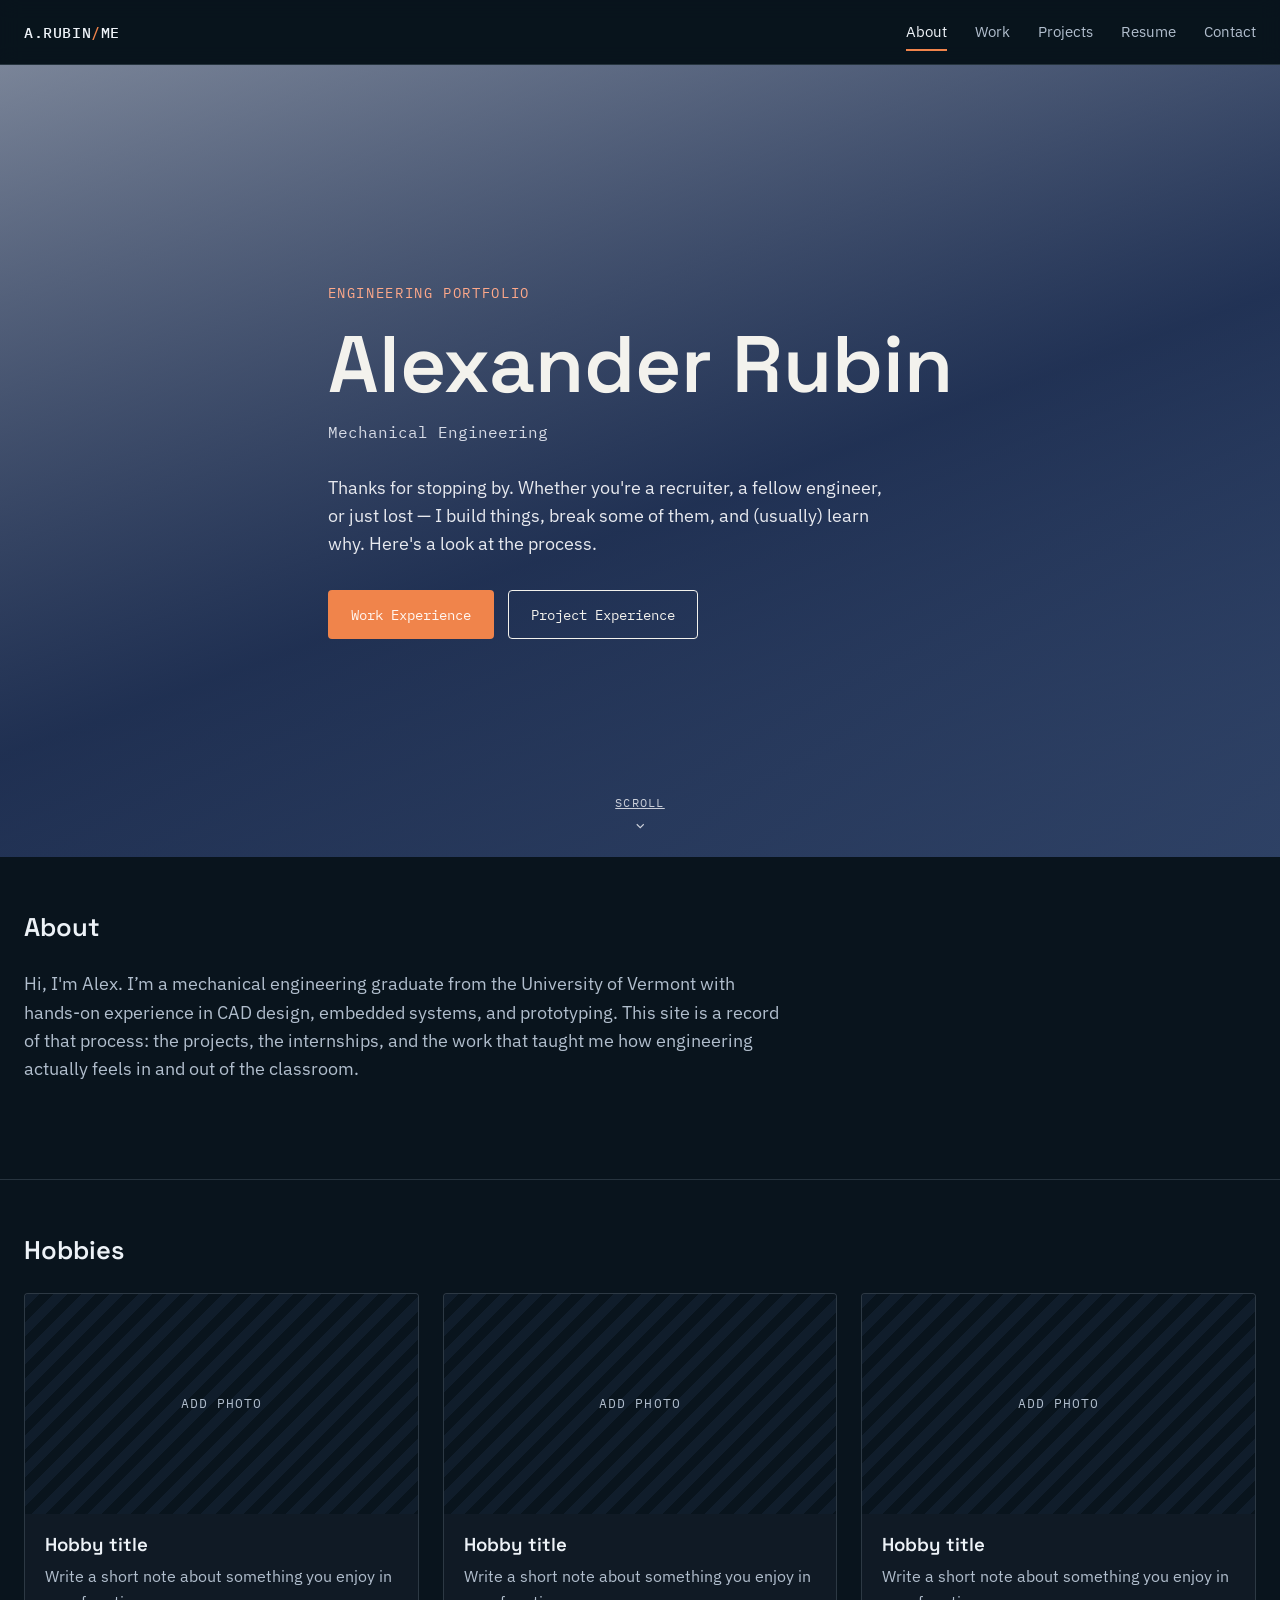
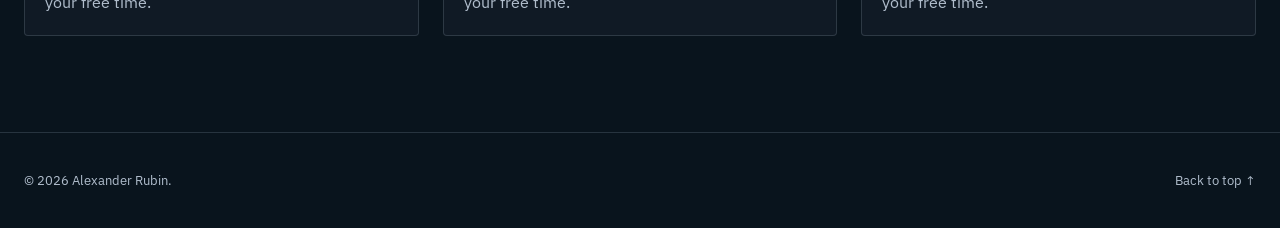
<file: index.html>
<!DOCTYPE html>
<html lang="en">
<head>
  <meta charset="UTF-8" />
  <meta name="viewport" content="width=device-width, initial-scale=1.0" />
  <title>Alexander Rubin — Mechanical Engineer</title>
  <meta name="description" content="Portfolio of Alexander Rubin, Mechanical Engineer." />
  <link rel="preconnect" href="https://fonts.googleapis.com">
  <link rel="preconnect" href="https://fonts.gstatic.com" crossorigin>
  <link href="https://fonts.googleapis.com/css2?family=Space+Grotesk:wght@500;600;700&family=IBM+Plex+Sans:wght@400;500;600&family=IBM+Plex+Mono:wght@400;500&display=swap" rel="stylesheet">
  <link rel="stylesheet" href="styles.css" />
</head>
<body data-page="about">

  <header class="site-header">
    <div class="wrap header-inner">
      <a href="index.html" class="logo">A.RUBIN<span class="logo-dot">/</span>ME</a>
      <nav class="nav" id="nav">
        <a href="index.html" class="active">About</a>
        <a href="work.html">Work</a>
        <a href="projects.html">Projects</a>
        <a href="resume.html">Resume</a>
        <a href="contact.html">Contact</a>
      </nav>
      <button class="nav-toggle" id="navToggle" aria-label="Toggle menu" aria-expanded="false">
        <span></span><span></span><span></span>
      </button>
    </div>
  </header>

  <main>

    <!-- ================= VIDEO HERO ================= -->
    <!--
      EDIT: drop your own clip in as assets/hero-video.mp4 (a CAD spin, a machine
      running, a print timelapse — anything ~10-20s that loops cleanly).
      Until that file exists, the gradient background below shows instead —
      nothing breaks either way.
    -->
    <section class="hero-video-section">
      <div class="hero-video-bg" aria-hidden="true"></div>
      <div class="hero-video-overlay"></div>
      <div class="wrap hero-video-content">
        <p class="hero-eyebrow">ENGINEERING PORTFOLIO</p>
        <!-- EDIT: your name -->
        <h1>Alexander Rubin</h1>
        <p class="hero-subtitle">Mechanical Engineering</p>
        <!-- EDIT: your one-line pitch -->
        <p class="hero-tagline">
          Thanks for stopping by. Whether you're a recruiter, a fellow engineer,
          or just lost — I build things, break some of them, and (usually) learn
          why. Here's a look at the process.
        </p>
        <div class="hero-actions">
          <a href="work.html" class="btn btn-primary">Work Experience</a>
          <a href="projects.html" class="btn btn-outline">Project Experience</a>
        </div>
      </div>
      <a href="#about" class="scroll-cue">
        SCROLL
        <svg viewBox="0 0 24 24" fill="none" stroke="currentColor" stroke-width="2"><path d="M6 9l6 6 6-6"/></svg>
      </a>
    </section>

    <!-- ================= ABOUT ================= -->
    <section class="section wrap" id="about">
      <h2 class="section-title">About</h2>
      <!-- EDIT: your bio — keep it casual, this is the personality section -->
      <p class="about-intro">
        Hi, I'm Alex. I’m a mechanical engineering graduate from the University of
        Vermont with hands-on experience in CAD design, embedded systems, and
        prototyping. This site is a record of that process: the projects,
        the internships, and the work that taught me how engineering actually feels 
        in and out of the classroom.
      </p>
    </section>

    <section class="section wrap hobbies-section" id="hobbies">
      <h2 class="section-title">Hobbies</h2>
      <div class="hobbies-grid">
        <article class="hobby-card">
          <div class="hobby-photo" role="img" aria-label="Photo placeholder for a hobby">Add photo</div>
          <div class="hobby-card-content">
            <h3>Hobby title</h3>
            <p>Write a short note about something you enjoy in your free time.</p>
          </div>
        </article>
        <article class="hobby-card">
          <div class="hobby-photo" role="img" aria-label="Photo placeholder for a hobby">Add photo</div>
          <div class="hobby-card-content">
            <h3>Hobby title</h3>
            <p>Write a short note about something you enjoy in your free time.</p>
          </div>
        </article>
        <article class="hobby-card">
          <div class="hobby-photo" role="img" aria-label="Photo placeholder for a hobby">Add photo</div>
          <div class="hobby-card-content">
            <h3>Hobby title</h3>
            <p>Write a short note about something you enjoy in your free time.</p>
          </div>
        </article>
      </div>
    </section>

  </main>

  <footer class="site-footer">
    <div class="wrap footer-inner">
      <p>© <span id="year"></span> Alexander Rubin.</p>
      <a href="#top" class="back-to-top">Back to top ↑</a>
    </div>
  </footer>

  <script src="script.js"></script>
</body>
</html>
</file>
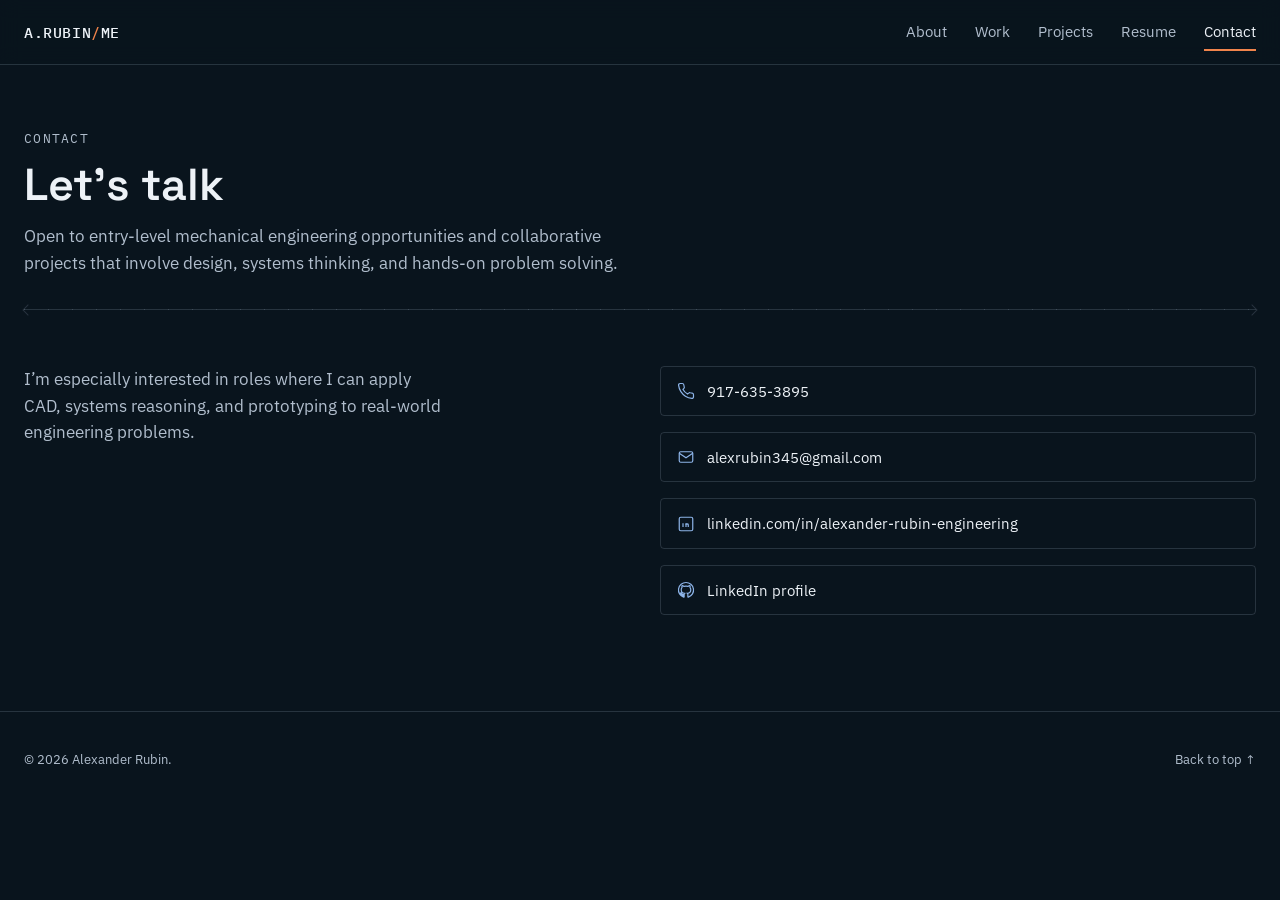
<file: contact.html>
<!DOCTYPE html>
<html lang="en">
<head>
  <meta charset="UTF-8" />
  <meta name="viewport" content="width=device-width, initial-scale=1.0" />
  <title>Contact — Alexander Rubin</title>
  <link rel="preconnect" href="https://fonts.googleapis.com">
  <link rel="preconnect" href="https://fonts.gstatic.com" crossorigin>
  <link href="https://fonts.googleapis.com/css2?family=Space+Grotesk:wght@500;600;700&family=IBM+Plex+Sans:wght@400;500;600&family=IBM+Plex+Mono:wght@400;500&display=swap" rel="stylesheet">
  <link rel="stylesheet" href="styles.css" />
</head>
<body data-page="contact">

  <header class="site-header">
    <div class="wrap header-inner">
      <a href="index.html" class="logo">A.RUBIN<span class="logo-dot">/</span>ME</a>
      <nav class="nav" id="nav">
        <a href="index.html">About</a>
        <a href="work.html">Work</a>
        <a href="projects.html">Projects</a>
        <a href="resume.html">Resume</a>
        <a href="contact.html" class="active">Contact</a>
      </nav>
      <button class="nav-toggle" id="navToggle" aria-label="Toggle menu" aria-expanded="false">
        <span></span><span></span><span></span>
      </button>
    </div>
  </header>

  <main>
    <div class="page-header wrap">
      <p class="page-eyebrow">CONTACT</p>
      <h1>Let's talk</h1>
      <p class="lead">Open to entry-level mechanical engineering opportunities and collaborative projects that involve design, systems thinking, and hands-on problem solving.</p>
    </div>

    <div class="dim-divider" aria-hidden="true"><span></span></div>

    <section class="section wrap">
      <div class="contact-grid">
        <p class="contact-lead">
          I’m especially interested in roles where I can apply CAD, systems reasoning,
          and prototyping to real-world engineering problems.
        </p>
        <div class="contact-links">
          <a href="tel:9176353895" class="contact-link">
            <svg viewBox="0 0 24 24" fill="none" stroke="currentColor" stroke-width="1.6"><path d="M22 16.92v3a2 2 0 01-2.18 2 19.86 19.86 0 01-8.63-3.07 19.5 19.5 0 01-6-6A19.86 19.86 0 012.08 4.18 2 2 0 014.06 2h3a2 2 0 012 1.72c.12.9.33 1.78.61 2.63a2 2 0 01-.45 2.11L8 9.91a16 16 0 006.09 6.09l1.45-1.22a2 2 0 012.11-.45c.85.28 1.73.49 2.63.61A2 2 0 0122 16.92z"/></svg>
            917-635-3895
          </a>
          <a href="mailto:alexrubin345@gmail.com" class="contact-link">
            <svg viewBox="0 0 24 24" fill="none" stroke="currentColor" stroke-width="1.6"><rect x="3" y="5" width="18" height="14" rx="2"/><path d="M3 7l9 6 9-6"/></svg>
            alexrubin345@gmail.com
          </a>
          <a href="https://www.linkedin.com/in/alexander-rubin-engineering" class="contact-link" target="_blank" rel="noopener">
            <svg viewBox="0 0 24 24" fill="none" stroke="currentColor" stroke-width="1.6"><rect x="3" y="3" width="18" height="18" rx="2"/><line x1="8" y1="11" x2="8" y2="16"/><line x1="8" y1="8" x2="8" y2="8"/><line x1="12" y1="16" x2="12" y2="11"/><path d="M12 13c0-1.5 3-1.5 3 0v3"/></svg>
            linkedin.com/in/alexander-rubin-engineering
          </a>
          <a href="https://www.linkedin.com/in/alexander-rubin-engineering" class="contact-link" target="_blank" rel="noopener">
            <svg viewBox="0 0 24 24" fill="none" stroke="currentColor" stroke-width="1.6"><path d="M12 2a10 10 0 00-3.16 19.5c.5.1.68-.22.68-.48v-1.7c-2.78.6-3.37-1.34-3.37-1.34-.46-1.16-1.11-1.47-1.11-1.47-.9-.62.07-.6.07-.6 1 .07 1.53 1.03 1.53 1.03.9 1.52 2.34 1.08 2.91.83.09-.65.35-1.08.63-1.33-2.22-.25-4.56-1.11-4.56-4.93 0-1.09.39-1.98 1.03-2.68-.1-.25-.45-1.27.1-2.65 0 0 .84-.27 2.75 1.02a9.6 9.6 0 015 0c1.91-1.29 2.75-1.02 2.75-1.02.55 1.38.2 2.4.1 2.65.64.7 1.03 1.59 1.03 2.68 0 3.83-2.34 4.68-4.57 4.92.36.31.68.92.68 1.85v2.74c0 .27.18.58.69.48A10 10 0 0012 2z"/></svg>
            LinkedIn profile
          </a>
        </div>
      </div>
    </section>
  </main>

  <footer class="site-footer">
    <div class="wrap footer-inner">
      <p>© <span id="year"></span> Alexander Rubin.</p>
      <a href="#top" class="back-to-top">Back to top ↑</a>
    </div>
  </footer>

  <script src="script.js"></script>
</body>
</html>
</file>
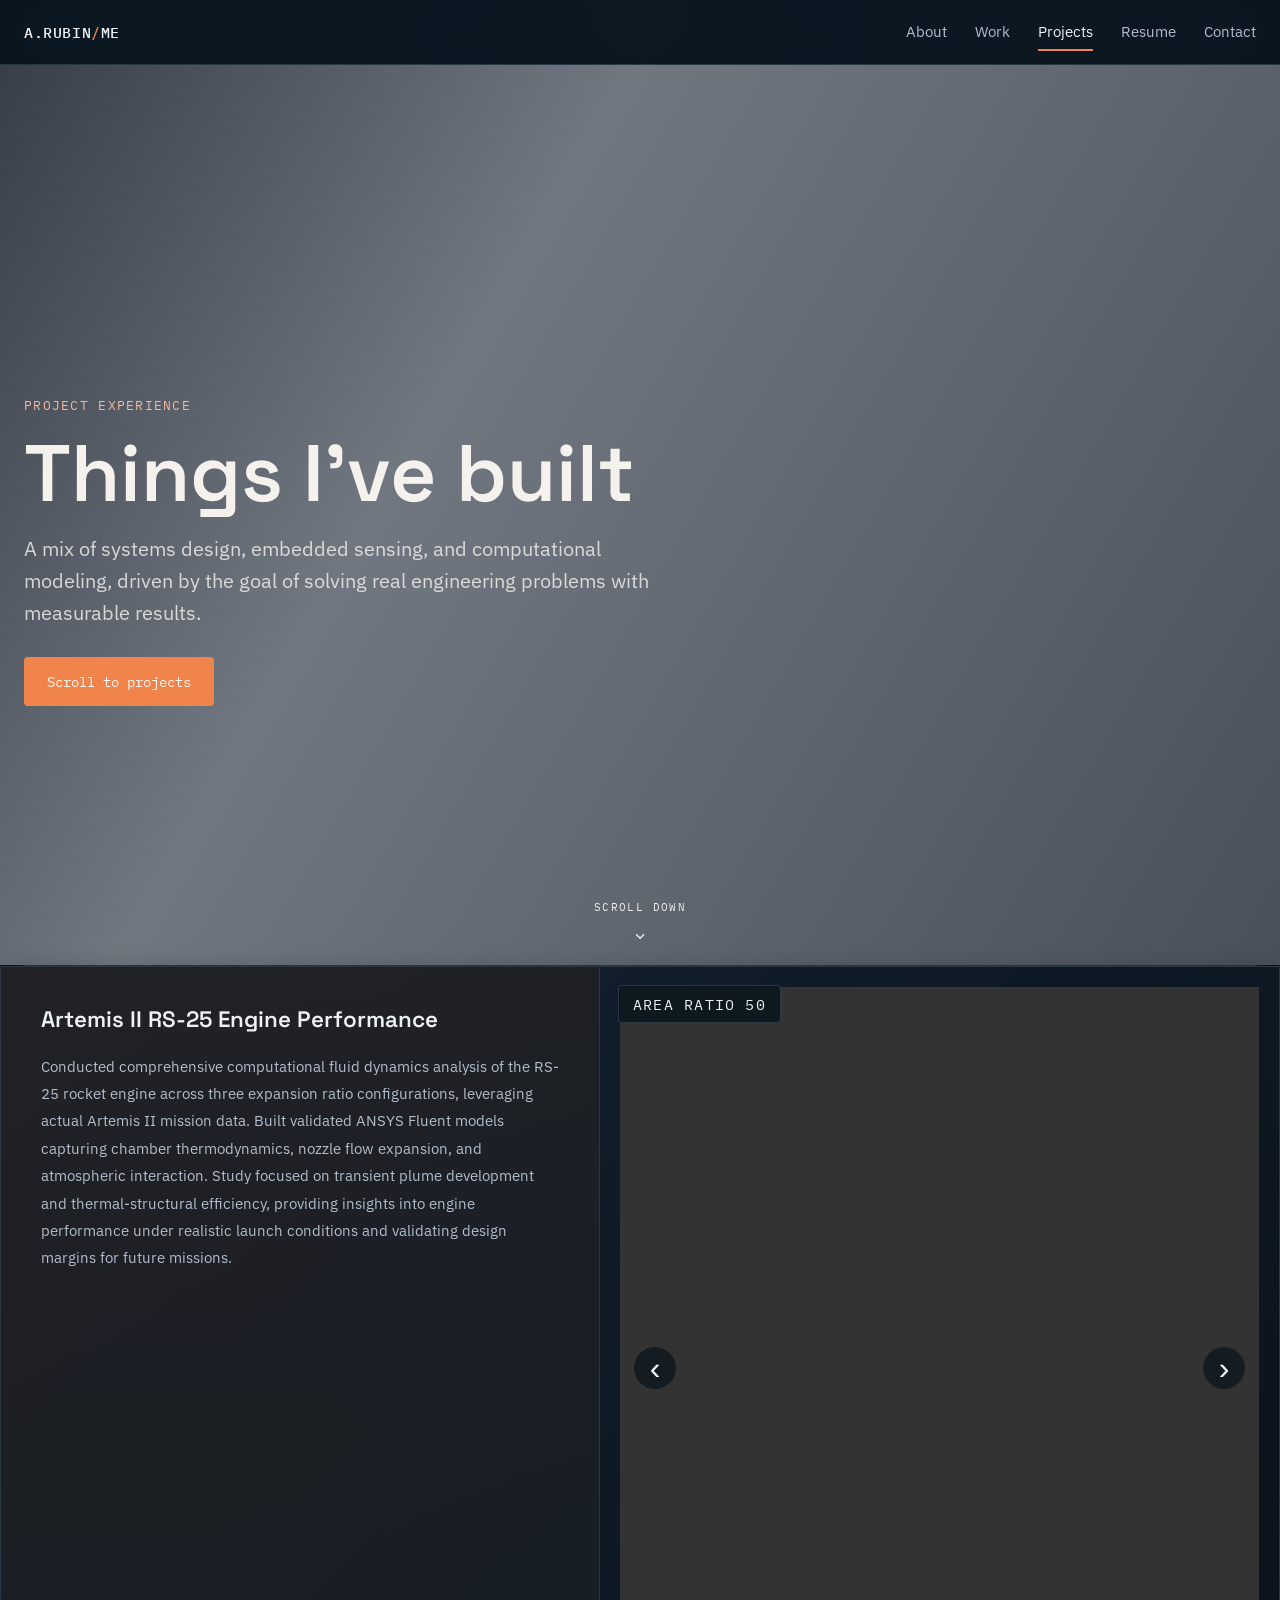
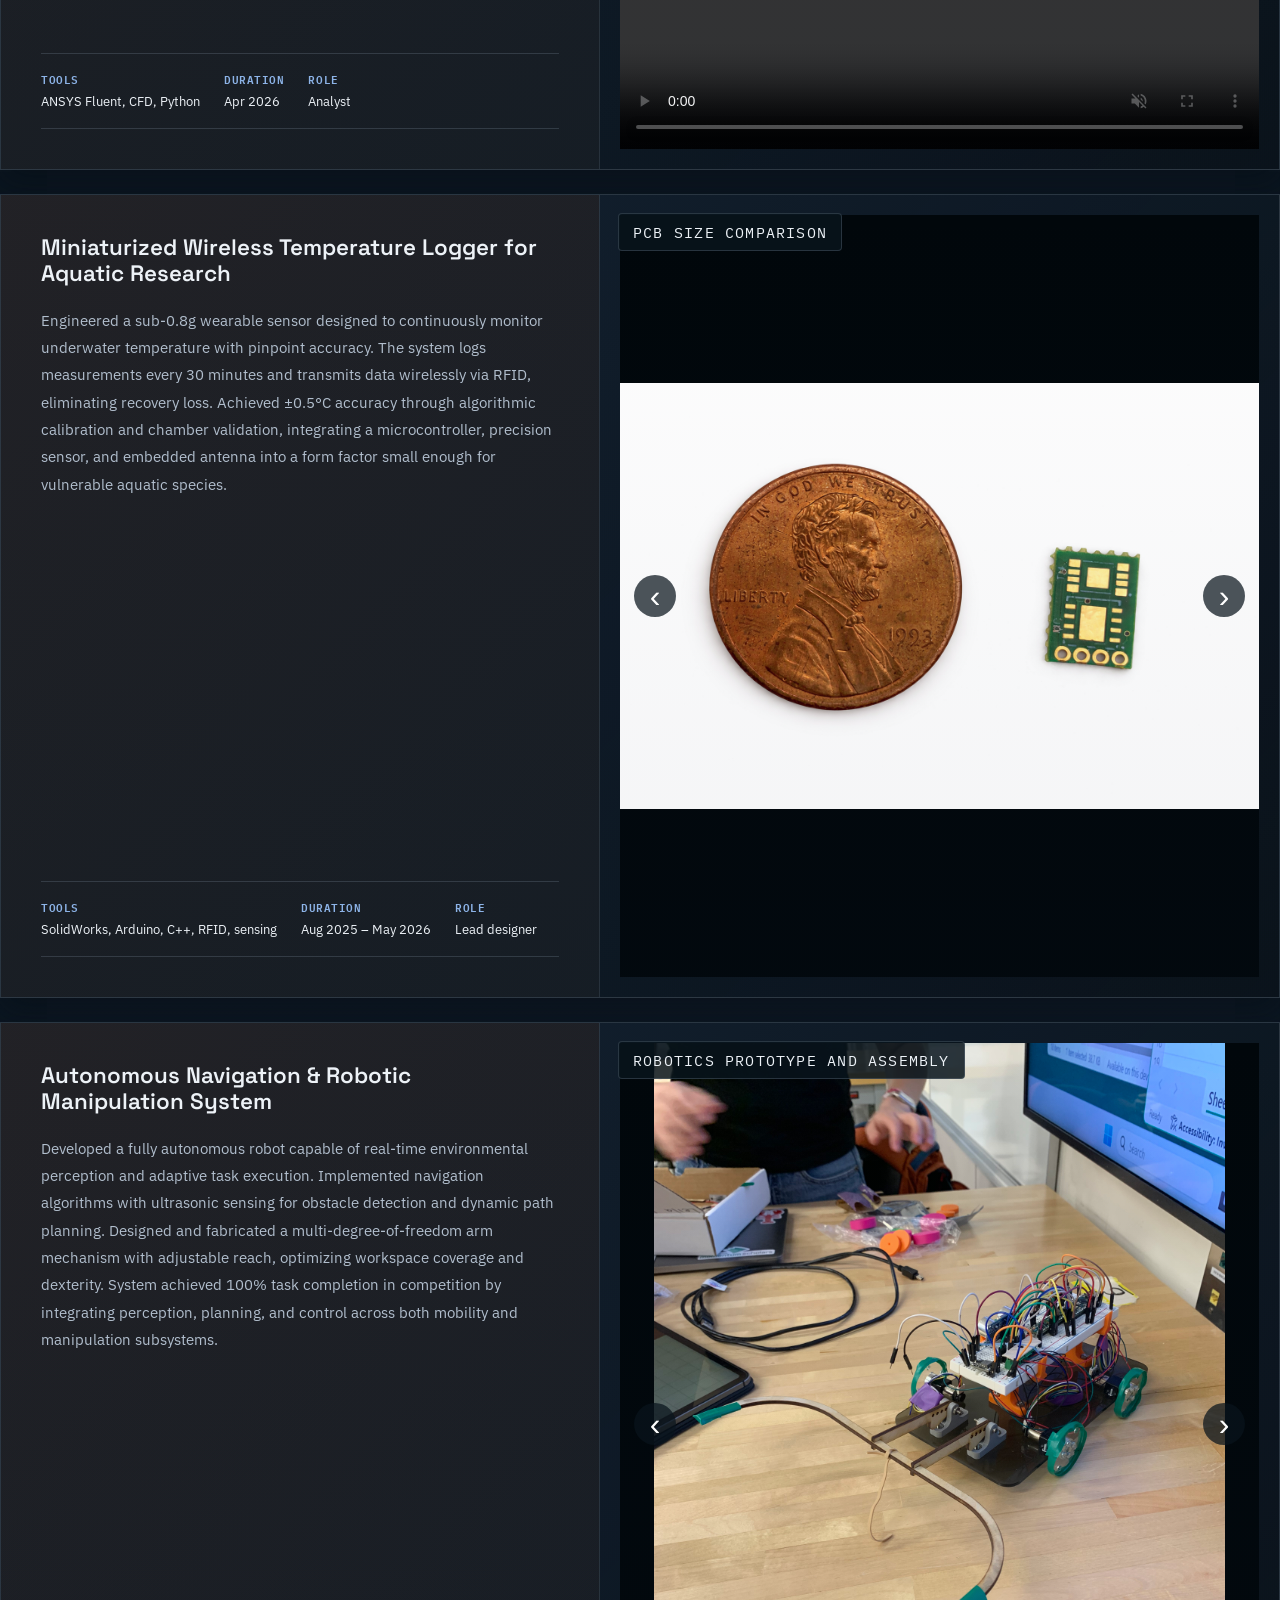
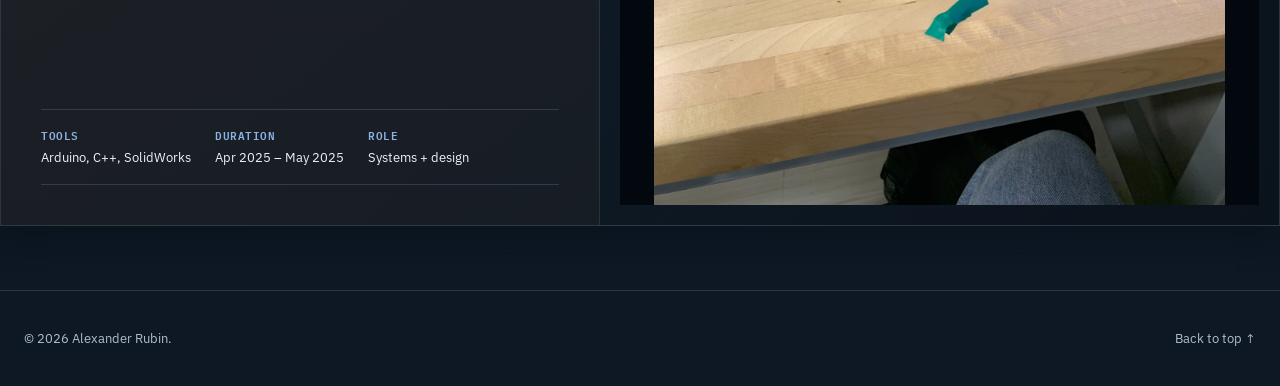
<file: projects.html>
<!DOCTYPE html>
<html lang="en">
<head>
  <meta charset="UTF-8" />
  <meta name="viewport" content="width=device-width, initial-scale=1.0" />
  <title>Projects — Alexander Rubin</title>
  <link rel="preconnect" href="https://fonts.googleapis.com">
  <link rel="preconnect" href="https://fonts.gstatic.com" crossorigin>
  <link href="https://fonts.googleapis.com/css2?family=Space+Grotesk:wght@500;600;700&family=IBM+Plex+Sans:wght@400;500;600&family=IBM+Plex+Mono:wght@400;500&display=swap" rel="stylesheet">
  <link rel="stylesheet" href="styles.css" />
</head>
<body data-page="projects">

  <header class="site-header">
    <div class="wrap header-inner">
      <a href="index.html" class="logo">A.RUBIN<span class="logo-dot">/</span>ME</a>
      <nav class="nav" id="nav">
        <a href="index.html">About</a>
        <a href="work.html">Work</a>
        <a href="projects.html" class="active">Projects</a>
        <a href="resume.html">Resume</a>
        <a href="contact.html">Contact</a>
      </nav>
      <button class="nav-toggle" id="navToggle" aria-label="Toggle menu" aria-expanded="false">
        <span></span><span></span><span></span>
      </button>
    </div>
  </header>

  <main>
    <section class="projects-hero" aria-label="Projects overview">
      <div class="projects-hero__slides" aria-hidden="true">
        <div class="projects-hero__slide is-active" style="background-image: url('https://images.unsplash.com/photo-1446776811953-b23d57bd21aa?auto=format&fit=crop&w=1600&q=80');"></div>
        <div class="projects-hero__slide" style="background-image: url('https://images.unsplash.com/photo-1473448912268-2022ce9509d8?auto=format&fit=crop&w=1600&q=80');"></div>
        <div class="projects-hero__slide" style="background-image: url('https://images.unsplash.com/photo-1518770660439-4636190af475?auto=format&fit=crop&w=1600&q=80');"></div>
      </div>
      <div class="projects-hero__overlay"></div>

      <div class="wrap projects-hero__content">
        <p class="page-eyebrow">PROJECT EXPERIENCE</p>
        <h1>Things I've built</h1>
        <p class="lead">A mix of systems design, embedded sensing, and computational modeling, driven by the goal of solving real engineering problems with measurable results.</p>
        <a href="#project-list" class="btn btn-primary">Scroll to projects</a>
      </div>

      <a href="#project-list" class="scroll-prompt" aria-label="Scroll to projects">
        <span>Scroll down</span>
        <svg viewBox="0 0 24 24" aria-hidden="true"><path d="M12 4v12.2l4.6-4.6L18 13l-6 6-6-6 1.4-1.4 4.6 4.6V4z"/></svg>
      </a>
    </section>

    <div class="dim-divider" aria-hidden="true"><span></span></div>

    <section id="project-list" class="section wrap">
      <div class="project-grid">

        <article class="project-card">
          <div class="project-body">
            <h3>Miniaturized Wireless Temperature Logger for Aquatic Research</h3>
            <p class="project-desc">
              Engineered a sub-0.8g wearable sensor designed to continuously monitor underwater temperature with pinpoint accuracy. The system logs measurements every 30 minutes and transmits data wirelessly via RFID, eliminating recovery loss. Achieved ±0.5°C accuracy through algorithmic calibration and chamber validation, integrating a microcontroller, precision sensor, and embedded antenna into a form factor small enough for vulnerable aquatic species.
            </p>
            <dl class="spec-row">
              <div><dt>Tools</dt><dd>SolidWorks, Arduino, C++, RFID, sensing</dd></div>
              <div><dt>Duration</dt><dd>Aug 2025 – May 2026</dd></div>
              <div><dt>Role</dt><dd>Lead designer</dd></div>
            </dl>
          </div>

          <div class="project-media" aria-label="Project media carousel">
            <div class="project-media-label">SENSING</div>
            <div class="project-media-carousel" data-carousel>
              <div class="media-slide is-active">
                <img src="assets/SEED PCB Size Comp.png" alt="PCB Size Comparison" />
              </div>
              <div class="media-slide">
                <img src="assets/SEED Wiring Diagram.png" alt="Wiring Diagram for the PCB" />
              </div>
              <div class="media-slide">
                <img src="assets/SEED Wiring.png" alt="Protoboard Wiring for all components" />
              </div>
              <div class="media-slide">
                <img src="assets/SEED Full Model Diagram.png" alt="Full Model Diagram" />
              </div>
              <div class="media-slide">
                <img src="assets/SEED Prototype on Newt.jpeg" alt="Prototype on Newt" />
              </div>
              <div class="media-slide">
                <img src="assets/PCB Component Diagram.png" alt="PCB Component Diagram" />
              </div>
              <button class="media-nav media-prev" aria-label="Previous image">‹</button>
              <button class="media-nav media-next" aria-label="Next image">›</button>
            </div>
          </div>
        </article>

        <article class="project-card">
          <div class="project-body">
            <h3>Autonomous Navigation & Robotic Manipulation System</h3>
            <p class="project-desc">
              Developed a fully autonomous robot capable of real-time environmental perception and adaptive task execution. Implemented navigation algorithms with ultrasonic sensing for obstacle detection and dynamic path planning. Designed and fabricated a multi-degree-of-freedom arm mechanism with adjustable reach, optimizing workspace coverage and dexterity. System achieved 100% task completion in competition by integrating perception, planning, and control across both mobility and manipulation subsystems.
            </p>
            <dl class="spec-row">
              <div><dt>Tools</dt><dd>Arduino, C++, SolidWorks</dd></div>
              <div><dt>Duration</dt><dd>Apr 2025 – May 2025</dd></div>
              <div><dt>Role</dt><dd>Systems + design</dd></div>
            </dl>
          </div>

          <div class="project-media" aria-label="Project media carousel">
            <div class="project-media-label">AUTONOMY</div>
            <div class="project-media-carousel" data-carousel>
              <div class="media-slide is-active" data-label="Robotics prototype and assembly">
                <img src="assets/Autonomous Robot.jpeg" alt="Autonomous Robot Final Design" />
              </div>
              <button class="media-nav media-prev" aria-label="Previous image">‹</button>
              <button class="media-nav media-next" aria-label="Next image">›</button>
            </div>
          </div>
        </article>

        <article class="project-card rs25-project">
          <div class="project-body">
            <h3>Artemis II RS-25 Engine Performance</h3>
            <p class="project-desc">
              Conducted comprehensive computational fluid dynamics analysis of the RS-25 rocket engine across three expansion ratio configurations, leveraging actual Artemis II mission data. Built validated ANSYS Fluent models capturing chamber thermodynamics, nozzle flow expansion, and atmospheric interaction. Study focused on transient plume development and thermal-structural efficiency, providing insights into engine performance under realistic launch conditions and validating design margins for future missions.
            </p>
            <dl class="spec-row">
              <div><dt>Tools</dt><dd>ANSYS Fluent, CFD, Python</dd></div>
              <div><dt>Duration</dt><dd>Apr 2026</dd></div>
              <div><dt>Role</dt><dd>Analyst</dd></div>
            </dl>
          </div>

          <div class="project-media" aria-label="Project media carousel">
            <div class="project-media-label">CFD</div>
            <div class="project-media-carousel" data-carousel>
              <div class="media-slide is-active" data-label="Area Ratio 50">
                <video controls playsinline muted>
                  <source src="./assets/AR50Video.mp4" type="video/mp4" />
                </video>
              </div>
              <div class="media-slide" data-label="Area Ratio 69">
                <video controls playsinline muted>
                  <source src="./assets/AR69Video.mp4" type="video/mp4" />
                </video>
              </div>
              <div class="media-slide" data-label="Area Ratio 80">
                <video controls playsinline muted>
                  <source src="./assets/AR80Video.mp4" type="video/mp4" />
                </video>
              </div>
              <button class="media-nav media-prev" aria-label="Previous media">‹</button>
              <button class="media-nav media-next" aria-label="Next media">›</button>
            </div>
          </div>
        </article>

      </div>
    </section>

  </main>

  <footer class="site-footer">
    <div class="wrap footer-inner">
      <p>© <span id="year"></span> Alexander Rubin.</p>
      <a href="#top" class="back-to-top">Back to top ↑</a>
    </div>
  </footer>

  <script src="script.js"></script>
</body>
</html>
</file>
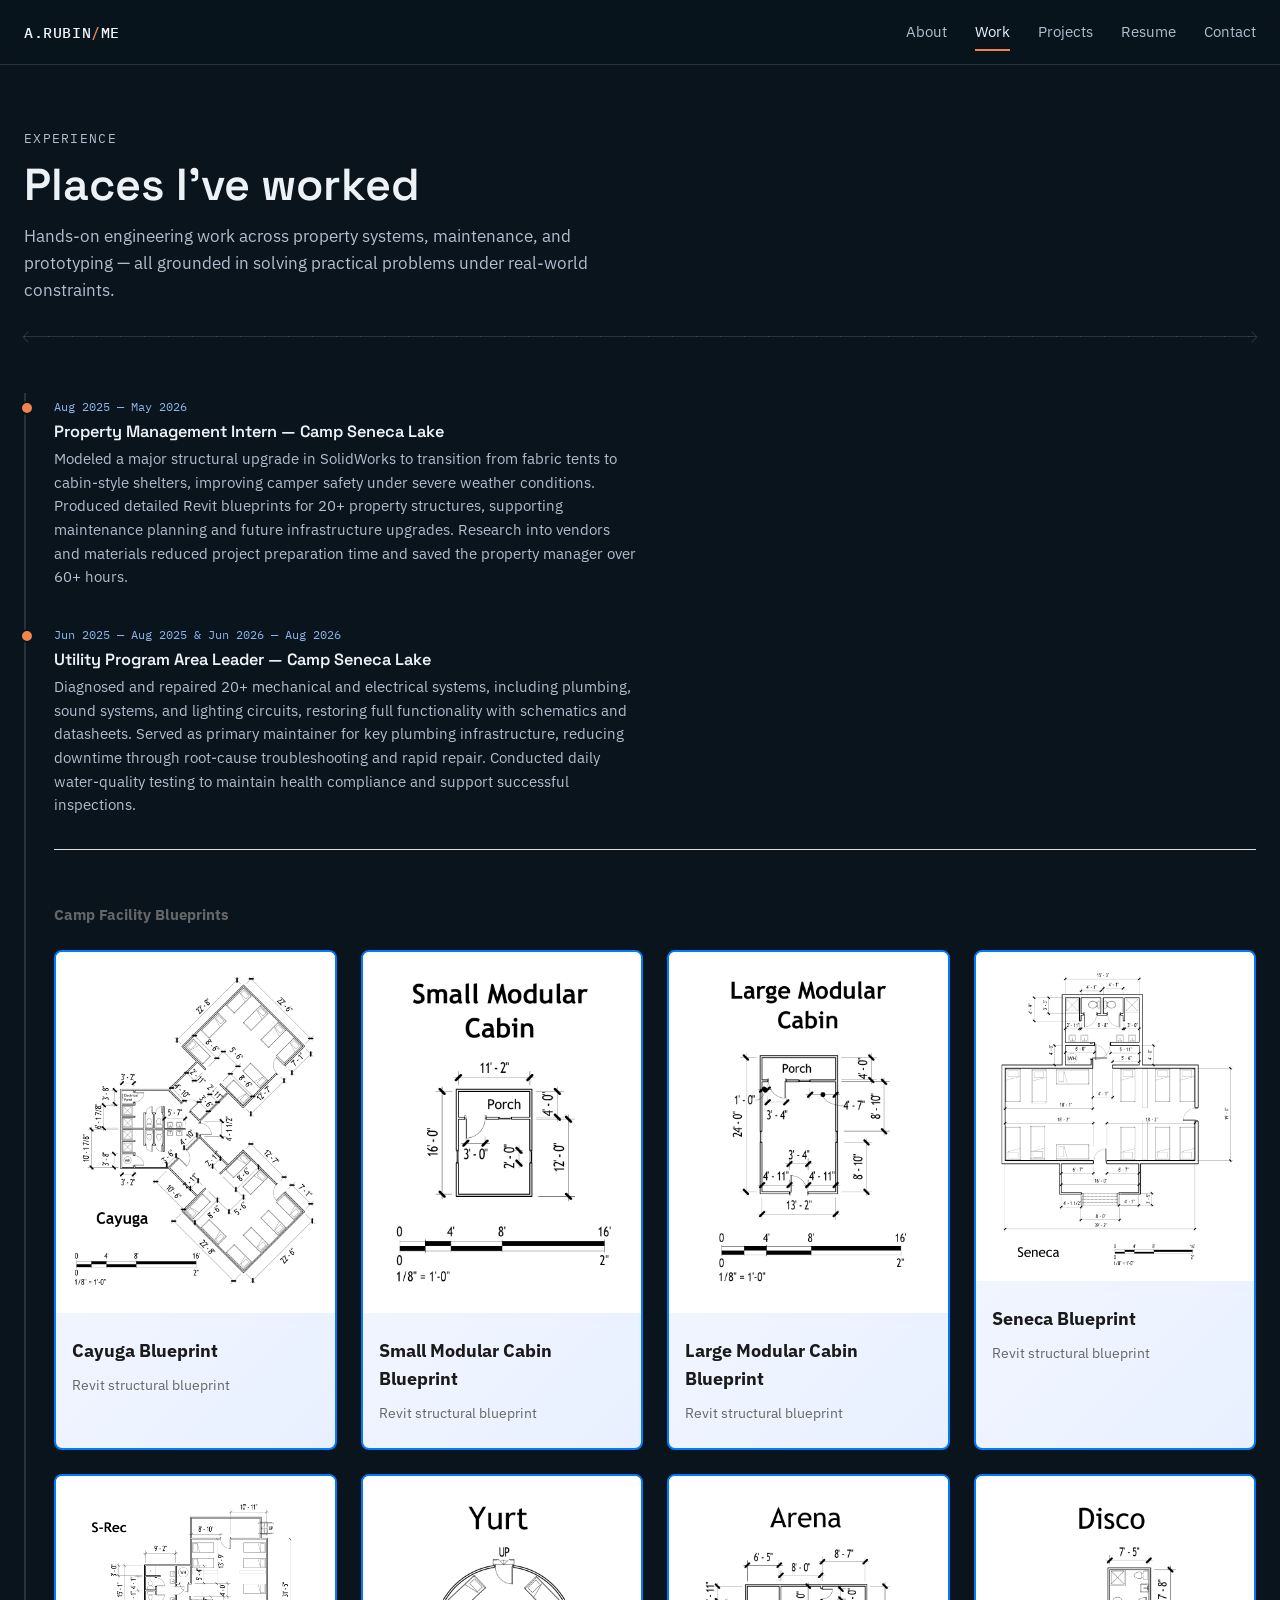
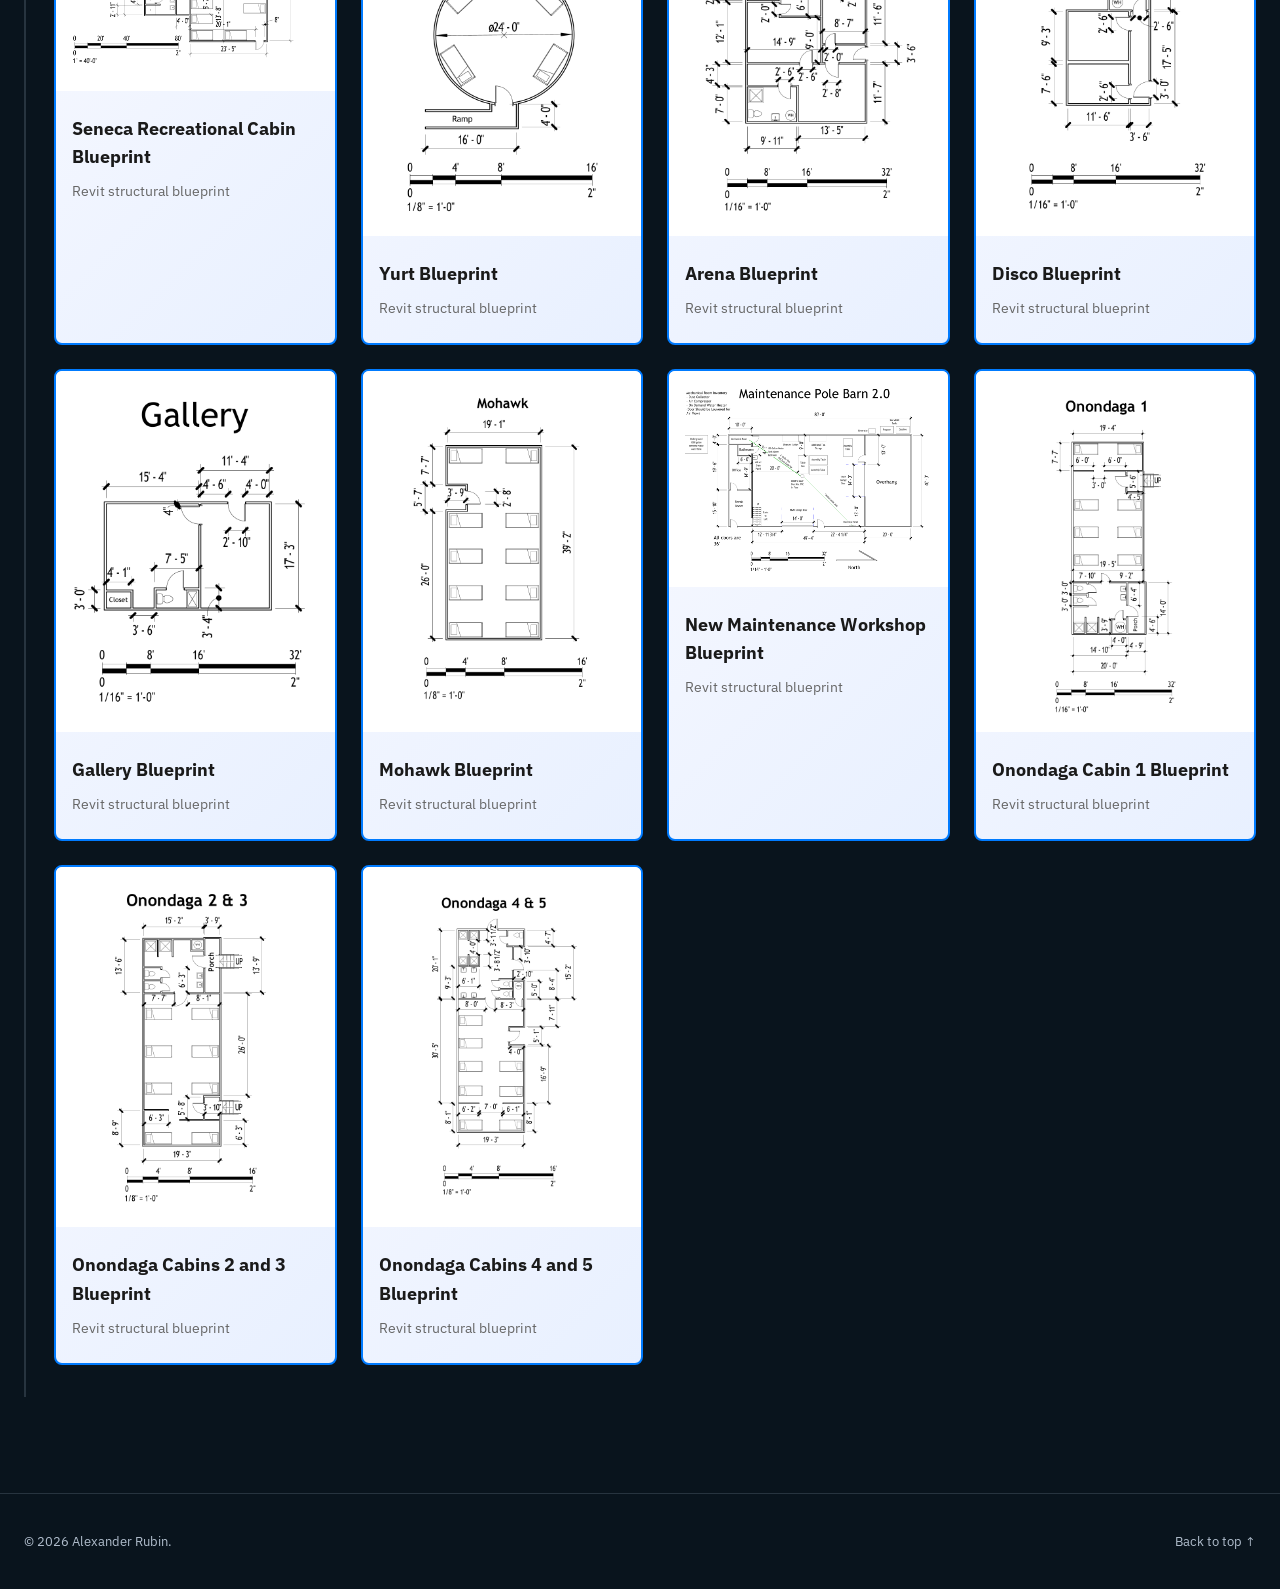
<file: work.html>
<!DOCTYPE html>
<html lang="en">
<head>
  <meta charset="UTF-8" />
  <meta name="viewport" content="width=device-width, initial-scale=1.0" />
  <title>Work — Alexander Rubin</title>
  <link rel="preconnect" href="https://fonts.googleapis.com">
  <link rel="preconnect" href="https://fonts.gstatic.com" crossorigin>
  <link href="https://fonts.googleapis.com/css2?family=Space+Grotesk:wght@500;600;700&family=IBM+Plex+Sans:wght@400;500;600&family=IBM+Plex+Mono:wght@400;500&display=swap" rel="stylesheet">
  <link rel="stylesheet" href="styles.css" />
  <style>
    .gallery-lightbox {
      display: none;
      position: fixed;
      z-index: 1000;
      left: 0;
      top: 0;
      width: 100%;
      height: 100%;
      background-color: rgba(0, 0, 0, 0.9);
      animation: fadeIn 0.3s;
    }

    .gallery-lightbox.active {
      display: flex;
      align-items: center;
      justify-content: center;
    }

    .lightbox-content {
      position: relative;
      max-width: 90%;
      max-height: 90%;
      overflow: auto;
    }

    .lightbox-content iframe,
    .lightbox-content img {
      width: 100%;
      height: auto;
      max-height: 85vh;
    }

    .lightbox-close {
      position: absolute;
      top: 20px;
      right: 40px;
      color: white;
      font-size: 40px;
      font-weight: bold;
      cursor: pointer;
      z-index: 1001;
      transition: color 0.3s;
    }

    .lightbox-close:hover {
      color: #ccc;
    }

    @keyframes fadeIn {
      from { opacity: 0; }
      to { opacity: 1; }
    }

    .blueprint-gallery-grid {
      display: grid;
      grid-template-columns: repeat(auto-fit, minmax(280px, 1fr));
      gap: 1.5rem;
      margin-top: 1.5rem;
    }

    .blueprint-card {
      border: 2px solid #007bff;
      border-radius: 8px;
      overflow: hidden;
      background: linear-gradient(135deg, #f8f9ff 0%, #e8f0ff 100%);
      transition: all 0.3s ease;
      cursor: pointer;
      display: flex;
      flex-direction: column;
    }

    .blueprint-card:hover {
      transform: translateY(-5px);
      box-shadow: 0 10px 25px rgba(0, 123, 255, 0.2);
    }

    .blueprint-thumbnail {
      width: 100%;
      height: 200px;
      background: #f0f0f0;
      display: flex;
      align-items: center;
      justify-content: center;
      font-size: 3rem;
      border-bottom: 2px solid #007bff;
    }

    .blueprint-image {
      width: 100%;
      height: auto;
      display: block;
      cursor: pointer;
      transition: transform 0.3s;
    }

    .blueprint-image:hover {
      transform: scale(1.02);
    }

    .blueprint-info {
      padding: 1.5rem 1rem;
      flex-grow: 1;
      display: flex;
      flex-direction: column;
    }

    .blueprint-title {
      font-weight: 700;
      color: #1a1a1a;
      font-size: 1.1rem;
      margin-bottom: 0.5rem;
    }

    .blueprint-desc {
      font-size: 0.9rem;
      color: #666;
      flex-grow: 1;
    }

    .blueprint-cta {
      margin-top: 1rem;
      color: #007bff;
      font-size: 0.85rem;
      font-weight: 600;
      display: flex;
      align-items: center;
      gap: 0.5rem;
    }
  </style>
</head>
<body data-page="work">

  <header class="site-header">
    <div class="wrap header-inner">
      <a href="index.html" class="logo">A.RUBIN<span class="logo-dot">/</span>ME</a>
      <nav class="nav" id="nav">
        <a href="index.html">About</a>
        <a href="work.html" class="active">Work</a>
        <a href="projects.html">Projects</a>
        <a href="resume.html">Resume</a>
        <a href="contact.html">Contact</a>
      </nav>
      <button class="nav-toggle" id="navToggle" aria-label="Toggle menu" aria-expanded="false">
        <span></span><span></span><span></span>
      </button>
    </div>
  </header>

  <main>
    <div class="page-header wrap">
      <p class="page-eyebrow">EXPERIENCE</p>
      <h1>Places I've worked</h1>
      <p class="lead">Hands-on engineering work across property systems, maintenance, and prototyping — all grounded in solving practical problems under real-world constraints.</p>
    </div>

    <div class="dim-divider" aria-hidden="true"><span></span></div>

    <section class="section wrap">
      <ol class="timeline">
        <li class="timeline-item">
          <div class="timeline-date">Aug 2025 — May 2026</div>
          <div class="timeline-content">
            <h3>Property Management Intern — Camp Seneca Lake</h3>
            <p>
              Modeled a major structural upgrade in SolidWorks to transition from fabric
              tents to cabin-style shelters, improving camper safety under severe weather
              conditions. Produced detailed Revit blueprints for 20+ property structures,
              supporting maintenance planning and future infrastructure upgrades. Research
              into vendors and materials reduced project preparation time and saved the
              property manager over 60+ hours.
            </p>
          </div>
        </li>
        <li class="timeline-item">
          <div class="timeline-date">Jun 2025 — Aug 2025 &amp; Jun 2026 — Aug 2026</div>
          <div class="timeline-content">
            <h3>Utility Program Area Leader — Camp Seneca Lake</h3>
            <p>
              Diagnosed and repaired 20+ mechanical and electrical systems, including
              plumbing, sound systems, and lighting circuits, restoring full functionality
              with schematics and datasheets. Served as primary maintainer for key plumbing
              infrastructure, reducing downtime through root-cause troubleshooting and rapid repair.
              Conducted daily water-quality testing to maintain health compliance and support successful inspections.
            </p>
            <div class="blueprints-section" style="margin-top: 2rem; padding-top: 2rem; border-top: 1px solid #e0e0e0;">
              <h4 style="margin-bottom: 1.5rem; font-size: 0.95rem; color: #666;">Camp Facility Blueprints</h4>
              <div class="blueprint-gallery-grid">
                <div class="blueprint-card">
                  <img src="assets/Cayuga_Blueprint.png" alt="Cayuga Blueprint" class="blueprint-image">
                  <div class="blueprint-info">
                    <div class="blueprint-title">Cayuga Blueprint</div>
                    <div class="blueprint-desc">Revit structural blueprint</div>
                  </div>
                </div>
                
                <div class="blueprint-card">
                  <img src="assets/Small_Modular_Cabin_Blueprint.png" alt="Small Modular Cabin Blueprint" class="blueprint-image">
                  <div class="blueprint-info">
                    <div class="blueprint-title">Small Modular Cabin Blueprint</div>
                    <div class="blueprint-desc">Revit structural blueprint</div>
                  </div>
                </div>
                <div class="blueprint-card">
                  <img src="assets/Large_Modular_Cabin_Blueprint.png" alt="Large Modular Cabin Blueprint" class="blueprint-image">
                  <div class="blueprint-info">
                    <div class="blueprint-title">Large Modular Cabin Blueprint</div>
                    <div class="blueprint-desc">Revit structural blueprint</div>
                  </div>
                </div>
                <div class="blueprint-card">
                  <img src="assets/Seneca_Blueprint.png" alt="Seneca Blueprint" class="blueprint-image">
                  <div class="blueprint-info">
                    <div class="blueprint-title">Seneca Blueprint</div>
                    <div class="blueprint-desc">Revit structural blueprint</div>
                  </div>
                </div>
                <div class="blueprint-card">
                  <img src="assets/S-Rec_Blueprint.png" alt="S-Rec Blueprint" class="blueprint-image">
                  <div class="blueprint-info">
                    <div class="blueprint-title">Seneca Recreational Cabin Blueprint</div>
                    <div class="blueprint-desc">Revit structural blueprint</div>
                  </div>
                </div>
                <div class="blueprint-card">
                  <img src="assets/Yurt_Blueprint.png" alt="Yurt Blueprint" class="blueprint-image">
                  <div class="blueprint-info">
                    <div class="blueprint-title">Yurt Blueprint</div>
                    <div class="blueprint-desc">Revit structural blueprint</div>
                  </div>
                </div>
                <div class="blueprint-card">
                  <img src="assets/Arena_Blueprint.png" alt="Arena Blueprint" class="blueprint-image">
                  <div class="blueprint-info">
                    <div class="blueprint-title">Arena Blueprint</div>
                    <div class="blueprint-desc">Revit structural blueprint</div>
                  </div>
                </div>
                <div class="blueprint-card">
                  <img src="assets/Disco_Blueprint.png" alt="Disco Blueprint" class="blueprint-image">
                  <div class="blueprint-info">
                    <div class="blueprint-title">Disco Blueprint</div>
                    <div class="blueprint-desc">Revit structural blueprint</div>
                  </div>
                </div>
                <div class="blueprint-card">
                  <img src="assets/Gallery_Blueprint.png" alt="Gallery Blueprint" class="blueprint-image">
                  <div class="blueprint-info">
                    <div class="blueprint-title">Gallery Blueprint</div>
                    <div class="blueprint-desc">Revit structural blueprint</div>
                  </div>
                </div>
                <div class="blueprint-card">
                  <img src="assets/Mohawk_Blueprint.png" alt="Mohawk Blueprint" class="blueprint-image">
                  <div class="blueprint-info">
                    <div class="blueprint-title">Mohawk Blueprint</div>
                    <div class="blueprint-desc">Revit structural blueprint</div>
                  </div>
                </div>
                <div class="blueprint-card">
                  <img src="assets/New_Workshop_V3_Blueprint.png" alt="New Workshop V3 Blueprint" class="blueprint-image">
                  <div class="blueprint-info">
                    <div class="blueprint-title">New Maintenance Workshop Blueprint</div>
                    <div class="blueprint-desc">Revit structural blueprint</div>
                  </div>
                </div>
                <div class="blueprint-card">
                  <img src="assets/Onondaga_1_Blueprint_V2.png" alt="Onondaga 1 Blueprint V2" class="blueprint-image">
                  <div class="blueprint-info">
                    <div class="blueprint-title">Onondaga Cabin 1 Blueprint</div>
                    <div class="blueprint-desc">Revit structural blueprint</div>
                  </div>
                </div>
                <div class="blueprint-card">
                  <img src="assets/Onondaga_2_3_Blueprint_V2.png" alt="Onondaga 2 and 3 Blueprint V2" class="blueprint-image">
                  <div class="blueprint-info">
                    <div class="blueprint-title">Onondaga Cabins 2 and 3 Blueprint</div>
                    <div class="blueprint-desc">Revit structural blueprint</div>
                  </div>
                </div>
                <div class="blueprint-card">
                  <img src="assets/Onondaga_4_5_Blueprint_V2.png" alt="Onondaga 4 and 5 Blueprint V2" class="blueprint-image">
                  <div class="blueprint-info">
                    <div class="blueprint-title">Onondaga Cabins 4 and 5 Blueprint</div>
                    <div class="blueprint-desc">Revit structural blueprint</div>
                  </div>
                </div>
              </div>
            </div>
          </div>
        </li>
      </ol>
    </section>
  </main>

  <footer class="site-footer">
    <div class="wrap footer-inner">
      <p>© <span id="year"></span> Alexander Rubin.</p>
      <a href="#top" class="back-to-top">Back to top ↑</a>
    </div>
  </footer>

  <script src="script.js"></script>
</body>
</html>
</file>
<file: styles.css>
/* =========================================================
   DESIGN TOKENS
   Change these variables to re-theme the whole site.
   ========================================================= */
:root {
  --color-bg: #09141d;
  --color-bg-alt: #101d2b;
  --color-surface: rgba(18, 28, 38, 0.92);
  --color-ink: #edf2f7;
  --color-ink-soft: #b1becd;
  --color-accent: #f0844b;
  --color-accent-blue: #8db4e8;
  --color-line: rgba(148, 163, 184, 0.22);

  --font-display: 'Space Grotesk', sans-serif;
  --font-body: 'IBM Plex Sans', sans-serif;
  --font-mono: 'IBM Plex Mono', monospace;

  --max-width: 1300px;
  --gutter: 24px;
  --radius: 4px;
}

* { box-sizing: border-box; }
html { scroll-behavior: smooth; }
@media (prefers-reduced-motion: reduce) {
  html { scroll-behavior: auto; }
  * { animation-duration: 0.01ms !important; transition-duration: 0.01ms !important; }
}

body {
  margin: 0;
  background: var(--color-bg);
  color: var(--color-ink);
  font-family: var(--font-body);
  font-size: 16px;
  line-height: 1.6;
  -webkit-font-smoothing: antialiased;
}

body[data-page="projects"] {
  --color-bg: #09141d;
  --color-bg-alt: #101d2b;
  --color-surface: rgba(18, 28, 38, 0.92);
  --color-ink: #edf2f7;
  --color-ink-soft: #b1becd;
  --color-accent: #f0844b;
  --color-accent-blue: #8db4e8;
  --color-line: rgba(148, 163, 184, 0.22);
  background:
    radial-gradient(circle at top, rgba(32, 53, 73, 0.7), transparent 35%),
    linear-gradient(180deg, #09141d 0%, #0d1824 100%);
  color: var(--color-ink);
}

img { max-width: 100%; display: block; }
a { color: inherit; }

.wrap {
  max-width: var(--max-width);
  margin: 0 auto;
  padding: 0 var(--gutter);
}

h1, h2, h3 {
  font-family: var(--font-display);
  font-weight: 600;
  line-height: 1.15;
  margin: 0;
}

a:focus-visible, button:focus-visible {
  outline: 2px solid var(--color-accent);
  outline-offset: 3px;
}

/* =========================================================
   HEADER / NAV
   ========================================================= */
.site-header {
  position: sticky;
  top: 0;
  z-index: 50;
  background: rgba(9, 20, 29, 0.8);
  backdrop-filter: blur(10px);
  border-bottom: 1px solid var(--color-line);
}
.header-inner { display: flex; align-items: center; justify-content: space-between; height: 64px; }
.logo {
  font-family: var(--font-mono);
  font-weight: 500;
  font-size: 0.95rem;
  letter-spacing: 0.04em;
  text-decoration: none;
  color: var(--color-ink);
}
.logo-dot { color: var(--color-accent); }
.nav { display: flex; align-items: center; gap: 28px; }
.nav a {
  text-decoration: none;
  font-size: 0.92rem;
  color: var(--color-ink-soft);
  transition: color 0.15s ease;
  position: relative;
  padding: 4px 0;
}
.nav a:hover { color: var(--color-ink); }
.nav a.active { color: var(--color-ink); }
.nav a.active::after {
  content: '';
  position: absolute;
  left: 0; right: 0; bottom: -3px;
  height: 2px;
  background: var(--color-accent);
}
.nav-resume {
  font-family: var(--font-mono);
  border: 1px solid var(--color-ink);
  padding: 6px 12px;
  border-radius: var(--radius);
  color: var(--color-ink) !important;
}
.nav-resume:hover { background: var(--color-ink); color: var(--color-bg) !important; }
.nav-toggle {
  display: none;
  flex-direction: column;
  gap: 5px;
  background: none;
  border: none;
  cursor: pointer;
  padding: 8px;
}
.nav-toggle span { width: 22px; height: 2px; background: var(--color-ink); display: block; }

/* =========================================================
   VIDEO HERO (index page)
   ========================================================= */
.hero-video-section {
  position: relative;
  min-height: 88vh;
  display: flex;
  flex-direction: column;
  justify-content: center;
  overflow: hidden;
  /* Fallback look shown until/unless a real video is added */
  background: linear-gradient(160deg, var(--color-ink) 0%, #2b3f66 55%, var(--color-accent-blue) 130%);
}
.hero-video-bg {
  position: absolute;
  inset: 0;
  width: 100%;
  height: 100%;
  object-fit: cover;
  z-index: 0;
}
.hero-video-overlay {
  position: absolute;
  inset: 0;
  background: linear-gradient(180deg, rgba(27,42,74,0.55) 0%, rgba(27,42,74,0.75) 100%);
  z-index: 1;
}
.hero-video-content {
  position: relative;
  z-index: 2;
  color: #F3F2ED;
  text-align: left;
  padding: 40px 24px;
}
.hero-eyebrow {
  font-family: var(--font-mono);
  font-size: 0.85rem;
  letter-spacing: 0.12em;
  color: #FFA98A;
  margin: 0 0 14px;
}
.hero-video-content h1 {
  font-size: clamp(2.8rem, 7vw, 5rem);
  margin-bottom: 10px;
}
.hero-subtitle {
  font-family: var(--font-mono);
  font-size: 1rem;
  color: #D7DBE6;
  margin: 0 0 28px;
}
.hero-video-content .hero-tagline {
  font-size: 1.1rem;
  color: #E7E9EF;
  max-width: 52ch;
  margin: 0 0 32px;
}
.hero-actions { display: flex; gap: 14px; flex-wrap: wrap; }

.btn {
  display: inline-block;
  font-family: var(--font-mono);
  font-size: 0.9rem;
  padding: 12px 22px;
  border-radius: var(--radius);
  text-decoration: none;
  border: 1px solid transparent;
  transition: transform 0.15s ease, background 0.15s ease, color 0.15s ease;
}
.btn:hover { transform: translateY(-1px); }
.btn-primary { background: var(--color-accent); color: #FFF7F2; }
.btn-primary:hover { background: #d4551f; }
.btn-outline { border-color: #F3F2ED; color: #F3F2ED; }
.btn-outline:hover { background: #F3F2ED; color: var(--color-ink); }
.btn-outline-dark { border-color: var(--color-ink); color: var(--color-ink); }
.btn-outline-dark:hover { background: var(--color-ink); color: var(--color-bg); }

.scroll-cue {
  position: absolute;
  bottom: 24px;
  left: 50%;
  transform: translateX(-50%);
  z-index: 2;
  color: #E7E9EF;
  font-family: var(--font-mono);
  font-size: 0.78rem;
  letter-spacing: 0.1em;
  display: flex;
  flex-direction: column;
  align-items: center;
  gap: 6px;
  opacity: 0.85;
  animation: bob 2.2s ease-in-out infinite;
}
.scroll-cue svg { width: 14px; height: 14px; }
@keyframes bob {
  0%, 100% { transform: translate(-50%, 0); }
  50% { transform: translate(-50%, 6px); }
}

/* =========================================================
   PAGE HEADER (for non-video pages: work/projects/resume/contact)
   ========================================================= */
.page-header {
  padding: 64px 24px 32px;
}
.page-eyebrow {
  font-family: var(--font-mono);
  font-size: 0.8rem;
  letter-spacing: 0.1em;
  color: var(--color-ink-soft);
  margin: 0 0 10px;
}
body[data-page="resume"] .page-eyebrow {
  color: var(--color-ink-soft);
}
body[data-page="resume"] .btn-primary {
  background: var(--color-accent);
  color: #fff7f2;
}
body[data-page="resume"] .btn-primary:hover {
  background: #d4551f;
}
.page-header h1 { font-size: clamp(2rem, 4vw, 2.8rem); margin-bottom: 12px; }
.page-header .lead { color: var(--color-ink-soft); font-size: 1.05rem; max-width: 60ch; margin: 0; }

.projects-hero {
  position: relative;
  min-height: 100vh;
  height: 100vh;
  display: flex;
  align-items: center;
  justify-content: center;
  overflow: hidden;
  background: var(--color-ink);
  scroll-snap-align: start;
  scroll-snap-stop: always;
}
.projects-hero__slides,
.projects-hero__overlay {
  position: absolute;
  inset: 0;
}
.projects-hero__slides {
  z-index: 0;
}
.projects-hero__slide {
  position: absolute;
  inset: 0;
  background-size: cover;
  background-position: center;
  opacity: 0;
  transition: opacity 1.2s ease-in-out;
  transform: scale(1.08);
}
.projects-hero__slide.is-active {
  opacity: 1;
}
.projects-hero__overlay {
  z-index: 1;
  background: linear-gradient(120deg, rgba(11, 18, 30, 0.8) 0%, rgba(11, 18, 30, 0.55) 35%, rgba(11, 18, 30, 0.72) 100%);
}
.projects-hero__content {
  position: relative;
  z-index: 2;
  width: 100%;
  color: #f5f2ee;
  padding-top: 72px;
}
.projects-hero__content h1 {
  font-size: clamp(2.8rem, 7vw, 5rem);
  margin-bottom: 14px;
  max-width: 700px;
}
.projects-hero__content .lead {
  color: rgba(245, 242, 238, 0.82);
  font-size: clamp(1.02rem, 1.7vw, 1.25rem);
  max-width: 650px;
  margin: 0 0 28px;
}
.projects-hero .page-eyebrow {
  color: #f4b99a;
}
.scroll-prompt {
  position: absolute;
  bottom: 22px;
  left: 50%;
  transform: translateX(-50%);
  z-index: 3;
  display: inline-flex;
  flex-direction: column;
  align-items: center;
  gap: 8px;
  color: rgba(255, 255, 255, 0.88);
  text-decoration: none;
  font-family: var(--font-mono);
  letter-spacing: 0.12em;
  text-transform: uppercase;
  font-size: 0.7rem;
  animation: bob 2.1s ease-in-out infinite;
}
.scroll-prompt svg {
  width: 18px;
  height: 18px;
  fill: currentColor;
}
@keyframes bob {
  0%, 100% { transform: translateX(-50%) translateY(0); }
  50% { transform: translateX(-50%) translateY(8px); }
}

/* =========================================================
   DIMENSION-LINE DIVIDER
   ========================================================= */
.dim-divider { max-width: var(--max-width); margin: 0 auto; padding: 0 var(--gutter); }
.dim-divider span {
  display: block;
  position: relative;
  height: 1px;
  background:
    repeating-linear-gradient(to right, var(--color-line) 0, var(--color-line) 1px, transparent 1px, transparent 24px);
  background-color: var(--color-line);
  background-size: 100% 1px, 24px 100%;
}
.dim-divider span::before, .dim-divider span::after {
  content: '';
  position: absolute;
  top: -3px;
  width: 7px;
  height: 7px;
  border-left: 1px solid var(--color-line);
  border-bottom: 1px solid var(--color-line);
}
.dim-divider span::before { left: 0; transform: rotate(45deg); }
.dim-divider span::after { right: 0; transform: rotate(-135deg); }

/* =========================================================
   SECTIONS (shared)
   ========================================================= */
.section { padding: 56px 24px; }
.section:has(.project-grid) { padding: 0; }
.section-title {
  font-size: 1.6rem;
  margin-bottom: 28px;
  display: flex;
  align-items: baseline;
  gap: 12px;
}
.section-num {
  font-family: var(--font-mono);
  font-size: 0.9rem;
  font-weight: 400;
  color: var(--color-accent-blue);
}

/* =========================================================
   ABOUT (index page, below hero)
   ========================================================= */
.about-intro { font-size: 1.1rem; color: var(--color-ink-soft); max-width: 70ch; margin: 0 0 40px; }
.about-intro strong { color: var(--color-ink); }

.hobbies-section { border-top: 1px solid var(--color-line); }
.hobbies-grid { display: grid; grid-template-columns: repeat(3, 1fr); gap: 24px; }
.hobby-card {
  overflow: hidden;
  background: var(--color-surface);
  border: 1px solid var(--color-line);
  border-radius: var(--radius);
}
.hobby-photo {
  min-height: 220px;
  display: flex;
  align-items: center;
  justify-content: center;
  background: repeating-linear-gradient(135deg, var(--color-bg-alt), var(--color-bg-alt) 10px, var(--color-bg) 10px, var(--color-bg) 20px);
  color: var(--color-ink-soft);
  font-family: var(--font-mono);
  font-size: 0.8rem;
  letter-spacing: 0.08em;
  text-transform: uppercase;
}
.hobby-photo img { width: 100%; height: 220px; object-fit: cover; display: block; }
.hobby-card-content { padding: 20px; }
.hobby-card h3 { margin-bottom: 8px; }
.hobby-card p { margin: 0; color: var(--color-ink-soft); }

.duo-grid { display: grid; grid-template-columns: 1fr 1fr; gap: 32px; }
.duo-card {
  background: var(--color-surface);
  border: 1px solid var(--color-line);
  border-radius: var(--radius);
  padding: 24px;
}
.duo-card h3 {
  font-family: var(--font-mono);
  font-size: 0.85rem;
  letter-spacing: 0.08em;
  text-transform: uppercase;
  margin-bottom: 16px;
}
.duo-card.strengths h3 { color: var(--color-accent-blue); }
.duo-card.weaknesses h3 { color: var(--color-accent); }
.duo-card ul { margin: 0; padding-left: 20px; color: var(--color-ink-soft); }
.duo-card li { margin-bottom: 10px; }

/* =========================================================
   PROJECTS
   ========================================================= */
body[data-page="projects"] .site-header {
  background: rgba(9, 20, 29, 0.8);
  border-bottom-color: rgba(148, 163, 184, 0.22);
  backdrop-filter: blur(10px);
}
body[data-page="projects"] .logo,
body[data-page="projects"] .nav a,
body[data-page="projects"] .nav a.active,
body[data-page="projects"] .nav a:hover,
body[data-page="projects"] .page-header .lead,
body[data-page="projects"] .project-desc,
body[data-page="projects"] .project-media-label,
body[data-page="projects"] .spec-row dd,
body[data-page="projects"] .video-title,
body[data-page="projects"] .video-section-header h2 {
  color: var(--color-ink);
}
body[data-page="projects"] .nav a {
  color: var(--color-ink-soft);
}
body[data-page="projects"] .nav a.active::after {
  background: var(--color-accent);
}
body[data-page="projects"] .page-eyebrow {
  color: #f4b99a;
}
body[data-page="projects"] .project-grid { 
  display: grid; 
  grid-template-columns: 1fr; 
  gap: 24px;
  scroll-behavior: smooth;
  padding-bottom: 24px;
  max-width: 100%;
  width: 100%;
  margin: 0;
}
body[data-page="projects"] html {
  scroll-snap-type: y mandatory;
  scroll-padding-top: 72px;
}
body[data-page="projects"] .section.wrap {
  max-width: 100%;
  width: 100%;
  margin: 0;
  padding: 0;
}
body[data-page="projects"] .project-card {
  background: linear-gradient(180deg, rgba(17, 25, 35, 0.96), rgba(13, 23, 33, 0.96));
  border: 1px solid var(--color-line);
  border-radius: 0;
  overflow: hidden;
  display: flex;
  flex-direction: row;
  align-items: stretch;
  height: calc(100vh - 96px);
  min-height: calc(100vh - 96px);
  scroll-snap-align: start;
  scroll-snap-stop: always;
  scroll-margin-top: 72px;
  opacity: 0;
  transform: translateY(40px);
  transition: opacity 0.8s cubic-bezier(0.4, 0, 0.2, 1), transform 0.8s cubic-bezier(0.4, 0, 0.2, 1);
  position: relative;
  box-shadow: 0 12px 30px rgba(7, 13, 20, 0.45);
}
body[data-page="projects"] .rs25-project {
  order: -1;
}
body[data-page="projects"] .project-card.is-visible {
  opacity: 1;
  transform: translateY(0);
}
body[data-page="projects"] .project-card::before {
  content: '';
  position: absolute;
  top: 0;
  left: 0;
  right: 0;
  bottom: 0;
  background: linear-gradient(135deg, rgba(240, 132, 75, 0.08) 0%, rgba(255, 255, 255, 0.02) 100%);
  pointer-events: none;
  opacity: 0;
  transition: opacity 0.8s ease;
}
body[data-page="projects"] .project-card.is-visible::before {
  opacity: 1;
}
body[data-page="projects"] .project-card:hover { 
  box-shadow: 0 12px 30px rgba(7, 13, 20, 0.58);
  transform: translateY(0);
}
body[data-page="projects"] .project-media {
  background: linear-gradient(135deg, rgba(16, 29, 43, 0.98), rgba(8, 16, 23, 0.9));
  border-left: 1px solid var(--color-line);
}
body[data-page="projects"] .project-media-label {
  background: rgba(9, 20, 29, 0.85);
  color: var(--color-ink);
  border-color: rgba(148, 163, 184, 0.24);
}
body[data-page="projects"] .project-body {
  background: transparent;
}
body[data-page="projects"] .project-desc {
  color: var(--color-ink-soft);
}
body[data-page="projects"] .spec-row {
  border-top-color: var(--color-line);
  border-bottom-color: var(--color-line);
}
body[data-page="projects"] .spec-row dt {
  color: var(--color-accent-blue);
}
body[data-page="projects"] .video-carousel {
  background: #050b12;
  border: 1px solid rgba(148, 163, 184, 0.18);
  box-shadow: 0 12px 30px rgba(7, 13, 20, 0.48);
}
body[data-page="projects"] .video-title {
  color: var(--color-ink);
}
body[data-page="projects"] .video-section-header .project-media-label {
  background: rgba(9, 20, 29, 0.85);
  color: var(--color-ink);
}
body[data-page="projects"] .videos-section-fullscreen {
  background: linear-gradient(180deg, rgba(240, 132, 75, 0.05), rgba(9, 20, 29, 0.9));
  border: 1px solid var(--color-line);
  box-shadow: 0 12px 30px rgba(7, 13, 20, 0.45);
}
@keyframes slideUp {
  from {
    opacity: 0;
    transform: translateY(40px);
  }
  to {
    opacity: 1;
    transform: translateY(0);
  }
}
.project-media {
  width: min(68%, 680px);
  min-width: min(68%, 680px);
  background: repeating-linear-gradient(45deg, var(--color-bg-alt), var(--color-bg-alt) 8px, var(--color-bg) 8px, var(--color-bg) 16px);
  border-left: 1px solid var(--color-line);
  border-bottom: none;
  display: flex;
  align-items: center;
  justify-content: center;
  position: relative;
  overflow: hidden;
  padding: 20px;
}
.project-media::after {
  content: '';
  position: absolute;
  top: 0;
  left: 0;
  right: 0;
  bottom: 0;
  background: linear-gradient(180deg, rgba(27, 42, 74, 0) 0%, rgba(27, 42, 74, 0.05) 100%);
  pointer-events: none;
}
.project-media-label {
  position: absolute;
  top: 18px;
  left: 18px;
  z-index: 3;
  font-family: var(--font-mono);
  font-size: 0.95rem;
  letter-spacing: 0.08em;
  color: var(--color-ink-soft);
  background: var(--color-surface);
  padding: 6px 14px;
  border: 1px solid var(--color-line);
  border-radius: var(--radius);
  text-transform: uppercase;
}
.project-media-carousel {
  position: relative;
  width: 100%;
  height: 100%;
  min-height: 100%;
  background: #01070b;
}
.media-slide {
  position: absolute;
  inset: 0;
  display: none;
  background: #01070b;
}
.media-slide.is-active {
  display: block;
}
.media-slide img,
.media-slide video {
  width: 100%;
  height: 100%;
  object-fit: contain;
  display: block;
  background: #01070b;
}
.media-nav {
  position: absolute;
  top: 50%;
  transform: translateY(-50%);
  z-index: 4;
  width: 42px;
  height: 42px;
  border: none;
  border-radius: 50%;
  background: rgba(9, 20, 29, 0.72);
  color: white;
  font-size: 2rem;
  line-height: 1;
  cursor: pointer;
  transition: background 0.2s ease, transform 0.2s ease;
}
.media-nav:hover {
  background: rgba(240, 132, 75, 0.9);
}
.media-prev { left: 14px; }
.media-next { right: 14px; }
.project-body { 
  padding: 40px; 
  display: flex; 
  flex-direction: column; 
  gap: 20px; 
  flex: 1;
  min-width: 0;
  justify-content: center;
  overflow-y: auto;
  position: relative;
  z-index: 1;
}
.project-body h3 { 
  font-size: 1.4rem;
  opacity: 0;
  transform: translateY(20px);
  transition: opacity 0.8s cubic-bezier(0.4, 0, 0.2, 1) 0.2s, transform 0.8s cubic-bezier(0.4, 0, 0.2, 1) 0.2s;
}
.project-card.is-visible .project-body h3 {
  opacity: 1;
  transform: translateY(0);
}
.project-desc { 
  color: var(--color-ink-soft); 
  font-size: 0.95rem; 
  margin: 0; 
  flex: 1; 
  line-height: 1.8; 
  max-width: 70ch;
  opacity: 0;
  transform: translateY(20px);
  transition: opacity 0.8s cubic-bezier(0.4, 0, 0.2, 1) 0.3s, transform 0.8s cubic-bezier(0.4, 0, 0.2, 1) 0.3s;
}
.project-card.is-visible .project-desc {
  opacity: 1;
  transform: translateY(0);
}
.spec-row {
  display: flex; gap: 24px; margin: 0; padding: 16px 0;
  border-top: 1px solid var(--color-line); border-bottom: 1px solid var(--color-line);
  font-size: 0.8rem; flex-wrap: wrap;
  opacity: 0;
  transform: translateY(20px);
  transition: opacity 0.8s cubic-bezier(0.4, 0, 0.2, 1) 0.4s, transform 0.8s cubic-bezier(0.4, 0, 0.2, 1) 0.4s;
}
.project-card.is-visible .spec-row {
  opacity: 1;
  transform: translateY(0);
}
.spec-row dt { font-family: var(--font-mono); color: var(--color-accent-blue); text-transform: uppercase; letter-spacing: 0.05em; font-size: 0.7rem; margin: 0; font-weight: 600; }
.spec-row dd { margin: 4px 0 0; color: var(--color-ink); }
.project-links { display: flex; gap: 16px; }
.project-links a { font-size: 0.85rem; text-decoration: none; color: var(--color-accent); font-weight: 500; }
.project-links a:hover { text-decoration: underline; }

/* =========================================================
   VIDEOS SECTION WITH CAROUSEL
   ========================================================= */
.videos-section-fullscreen {
  position: relative;
  padding: 56px 24px;
  min-height: calc(100vh - 96px);
  height: calc(100vh - 96px);
  display: flex;
  flex-direction: column;
  justify-content: center;
  scroll-snap-align: start;
  scroll-snap-stop: always;
  scroll-margin-top: 72px;
  background: linear-gradient(180deg, rgba(232, 98, 44, 0.04), rgba(255, 255, 255, 0.2));
  border: 1px solid var(--color-line);
  box-shadow: 0 12px 30px rgba(27, 42, 74, 0.05);
  opacity: 0;
  transform: translateY(40px);
  transition: opacity 0.8s cubic-bezier(0.4, 0, 0.2, 1), transform 0.8s cubic-bezier(0.4, 0, 0.2, 1);
}
.videos-section-fullscreen.is-visible {
  opacity: 1;
  transform: translateY(0);
}
.video-carousel-container {
  width: 100%;
  max-width: 100%;
  opacity: 0;
  transform: translateY(20px);
  transition: opacity 0.8s cubic-bezier(0.4, 0, 0.2, 1) 0.2s, transform 0.8s cubic-bezier(0.4, 0, 0.2, 1) 0.2s;
}
.videos-section-fullscreen.is-visible .video-carousel-container {
  opacity: 1;
  transform: translateY(0);
}
.video-section-header {
  display: flex;
  align-items: center;
  gap: 12px;
  margin-bottom: 18px;
}
.video-section-header .project-media-label {
  background: rgba(255, 255, 255, 0.7);
  box-shadow: 0 1px 0 rgba(27, 42, 74, 0.06);
}
.video-section-header h2 {
  font-size: clamp(1.25rem, 2vw, 1.8rem);
  margin: 0;
}
.video-title {
  font-family: var(--font-display);
  font-size: 1.3rem;
  font-weight: 600;
  margin-bottom: 20px;
  color: var(--color-ink);
  text-align: center;
  height: 32px;
  transition: opacity 0.3s ease;
}
.video-carousel {
  position: relative;
  width: 100%;
  height: 600px;
  max-height: 80vh;
  background: #000;
  border-radius: var(--radius);
  overflow: hidden;
  box-shadow: 0 4px 16px rgba(27, 42, 74, 0.12);
}
.carousel-video-wrapper {
  position: absolute;
  top: 0;
  left: 0;
  width: 100%;
  height: 100%;
  display: flex;
  align-items: center;
  justify-content: center;
}
.carousel-video-wrapper video {
  width: 100%;
  height: 100%;
  object-fit: contain;
  background: #000;
}
.carousel-btn {
  position: absolute;
  top: 50%;
  transform: translateY(-50%);
  background: rgba(232, 98, 44, 0.85);
  color: white;
  border: none;
  width: 48px;
  height: 48px;
  border-radius: var(--radius);
  cursor: pointer;
  font-size: 1.5rem;
  display: flex;
  align-items: center;
  justify-content: center;
  transition: background 0.2s ease, transform 0.15s ease;
  z-index: 10;
  font-weight: bold;
}
.carousel-btn:hover {
  background: rgba(232, 98, 44, 1);
  transform: translateY(-50%) scale(1.08);
}
.carousel-btn:active {
  transform: translateY(-50%) scale(0.95);
}
.carousel-prev {
  left: 16px;
}
.carousel-next {
  right: 16px;
}
.carousel-indicator {
  position: absolute;
  bottom: 16px;
  left: 50%;
  transform: translateX(-50%);
  display: flex;
  gap: 10px;
  z-index: 10;
}
.indicator-dot {
  width: 10px;
  height: 10px;
  border-radius: 50%;
  background: rgba(255, 255, 255, 0.5);
  cursor: pointer;
  transition: background 0.2s ease, transform 0.2s ease;
}
.indicator-dot:hover {
  background: rgba(255, 255, 255, 0.75);
}
.indicator-dot.active {
  background: rgba(255, 255, 255, 1);
  transform: scale(1.3);
}

/* =========================================================
   WORK / TIMELINE
   ========================================================= */
.timeline { list-style: none; margin: 0; padding: 0; border-left: 2px solid var(--color-line); }
.timeline-item { position: relative; padding: 4px 0 32px 28px; }
.timeline-item::before {
  content: ''; position: absolute; left: -6px; top: 8px;
  width: 10px; height: 10px; background: var(--color-accent); border-radius: 50%;
  border: 2px solid var(--color-bg);
}
.timeline-date { font-family: var(--font-mono); font-size: 0.78rem; color: var(--color-accent-blue); margin-bottom: 6px; }
.timeline-content h3 { font-size: 1.02rem; margin-bottom: 6px; }
.timeline-content p { margin: 0; color: var(--color-ink-soft); font-size: 0.92rem; max-width: 65ch; }

/* =========================================================
   RESUME PAGE
   ========================================================= */
.resume-panel {
  background: var(--color-surface);
  border: 1px solid var(--color-line);
  border-radius: var(--radius);
  padding: 32px;
  display: flex;
  flex-direction: column;
  gap: 20px;
  align-items: flex-start;
  max-width: 640px;
}
.resume-preview-shell {
  margin-top: 32px;
  border: 1px solid var(--color-line);
  border-radius: var(--radius);
  background: var(--color-surface);
  overflow: hidden;
}
.resume-viewer {
  width: 100%;
  min-height: 700px;
  display: flex;
  align-items: flex-start;
  justify-content: center;
  background: linear-gradient(180deg, #f5f5f2, #eeefe9);
  padding: 18px;
}
#resumeCanvas {
  max-width: 100%;
  height: auto;
  box-shadow: 0 10px 30px rgba(27,42,74,0.08);
  background: white;
}
.resume-fallback {
  padding: 18px 20px;
  color: var(--color-ink-soft);
  font-size: 0.92rem;
  background: #f8f8f5;
}

/* =========================================================
   CONTACT
   ========================================================= */
.contact-grid { display: grid; grid-template-columns: 1fr 1fr; gap: 40px; align-items: start; }
.contact-lead { font-size: 1.05rem; color: var(--color-ink-soft); margin: 0; max-width: 42ch; }
.contact-links { display: flex; flex-direction: column; gap: 16px; }
.contact-link {
  display: flex; align-items: center; gap: 12px; text-decoration: none;
  font-size: 0.95rem; color: var(--color-ink); padding: 12px 16px;
  border: 1px solid var(--color-line); border-radius: var(--radius);
  transition: border-color 0.15s ease, background 0.15s ease;
}
.contact-link svg { width: 18px; height: 18px; flex-shrink: 0; color: var(--color-accent-blue); }
.contact-link:hover { border-color: var(--color-accent); background: var(--color-surface); }

/* =========================================================
   FOOTER
   ========================================================= */
.site-footer { border-top: 1px solid var(--color-line); margin-top: 40px; }
.footer-inner { display: flex; justify-content: space-between; align-items: center; padding: 24px; font-size: 0.82rem; color: var(--color-ink-soft); }
.back-to-top { text-decoration: none; color: var(--color-ink-soft); }
.back-to-top:hover { color: var(--color-ink); }

/* =========================================================
   SCROLL REVEAL
   ========================================================= */
.section, .page-header { opacity: 0; transform: translateY(12px); transition: opacity 0.5s ease, transform 0.5s ease; }
.section.is-visible, .page-header.is-visible { opacity: 1; transform: translateY(0); }

/* =========================================================
   RESPONSIVE
   ========================================================= */
@media (max-width: 900px) {
  .duo-grid { grid-template-columns: 1fr; }
  .hobbies-grid { grid-template-columns: 1fr; }
  .contact-grid { grid-template-columns: 1fr; }
  .project-card { flex-direction: column; }
  .project-media {
    width: 100%;
    min-width: 100%;
    aspect-ratio: 16/10;
    border-right: none;
    border-bottom: 1px solid var(--color-line);
  }
}
@media (max-width: 640px) {
  .nav {
    position: absolute; top: 64px; left: 0; right: 0;
    background: var(--color-bg); border-bottom: 1px solid var(--color-line);
    flex-direction: column; align-items: flex-start; padding: 16px 24px 24px; gap: 16px;
    display: none;
  }
  .nav.is-open { display: flex; }
  .nav-toggle { display: flex; }
  .hero-video-section { min-height: 80vh; }
}
</file>
